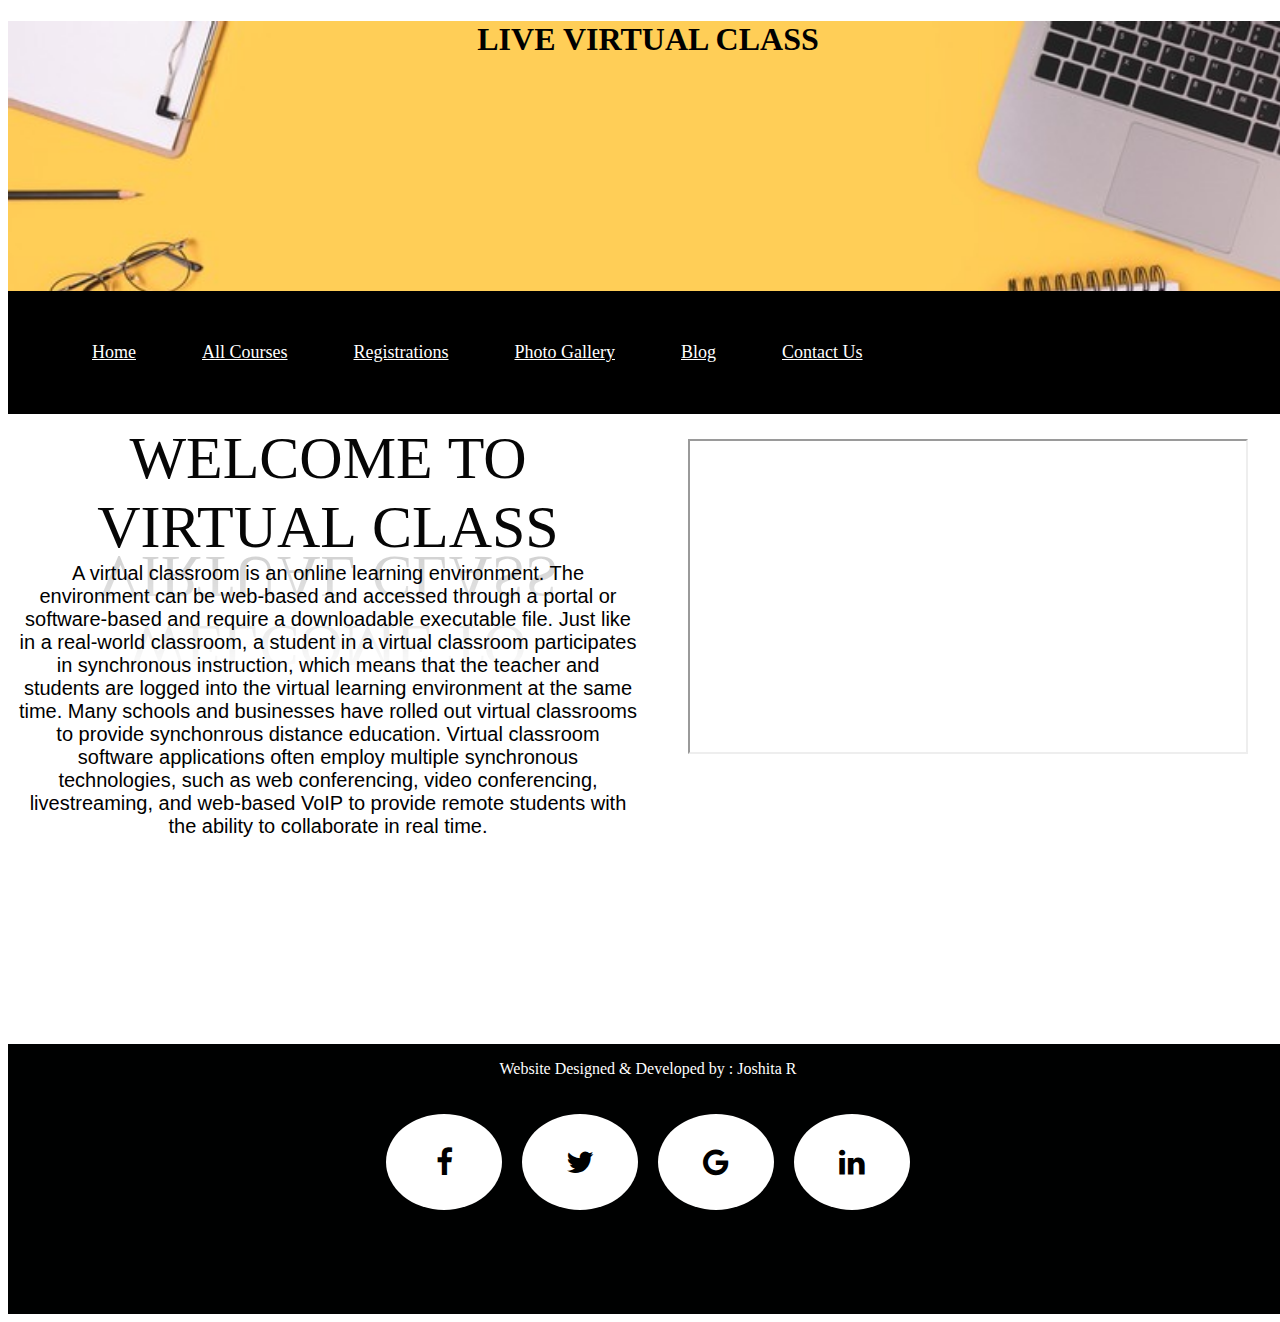
<file: index.html>
<!DOCTYPE html>
<html lang="en">
<head>

    <meta charset="UTF-8">
    <meta http-equiv="X-UA-Compatible" content="IE=edge">
    <meta name="viewport" content="width=device-width, initial-scale=1.0">
    <title>Live Virtual Class</title>

    <link rel="stylesheet" href="https://cdn.jsdelivr.net/npm/bootstrap@5.2.3/dist/css/bootstrap.min.css" integrity="sha384-rbsA2VBKQhggwzxH7pPCaAqO46MgnOM80zW1RWuH61DGLwZJEdK2Kadq2F9CUG65" crossorigin="anonymous">
    <script src="https://cdn.jsdelivr.net/npm/bootstrap@5.2.3/dist/js/bootstrap.min.js" integrity="sha384-cuYeSxntonz0PPNlHhBs68uyIAVpIIOZZ5JqeqvYYIcEL727kskC66kF92t6Xl2V" crossorigin="anonymous"></script>

    <style>
        nav ul li{display:inline;margin:10px;}
        @media screen and (max-width:280px)
        {body
            { background-color: #908d98;
    }
}
        header{
            background-image :url('images/VR2.jpeg');
            height: 30vh; 
            background-size: cover;
            background-repeat: no-repeat;
            position: relative;
          animation: repeatit 2s linear 0s infinite alternate;
          
          }
          @keyframes repeatit {
          from {left: 0%;}
          to {left: 40%;}
      }
        
          
    </style>
    <link rel="stylesheet" href="https://cdnjs.cloudflare.com/ajax/libs/font-awesome/4.7.0/css/font-awesome.min.css">
    <link rel="stylesheet" href= "index.css">
    
</head>


        <body>
            
            <header>
                <h1 style= "text-align:center">LIVE VIRTUAL CLASS</h1>               
            </header>
            <nav class="navbar">
                <ul class="nav-links">
                    <div class="menu">
                    <li><a href= "home.html" target="home">Home</a></li>
                    <li><a href= "fo.html" target="home">All Courses</a></li>
                    
                
                    
                    <li><a href= "reg_form.html" target="home">Registrations </a></li>
                    <li><a href= "photog.html" target="home">Photo Gallery</a></li>
                    <li><a href= "blog.html" target="home">Blog</a></li>
                    
                    <li><a href= "Contact_Us.html" target="home">Contact Us</a></li>       
                    </div>            
                </ul>      
            </nav>
            <section style="height: 70vh;">
                <iframe src="home.html" frameborder="0" name="home" height="100%" width="100%">
                </iframe>
            </section> 
            <div class="footer"> 
            <footer style="background-color: #000101; text-align:center; width: 100%;">
                <p style="color: #fff;">Website Designed & Developed by : Joshita R</p> 
                <p ><a href="#" class="fa fa-facebook"></a>
                    <a href="#" class="fa fa-twitter"></a>
                    <a href="#" class="fa fa-google"></a>
                    <a href="#" class="fa fa-linkedin"></a>
                </p>
            </footer>
            </div>
       
</body>
</html>
</file>
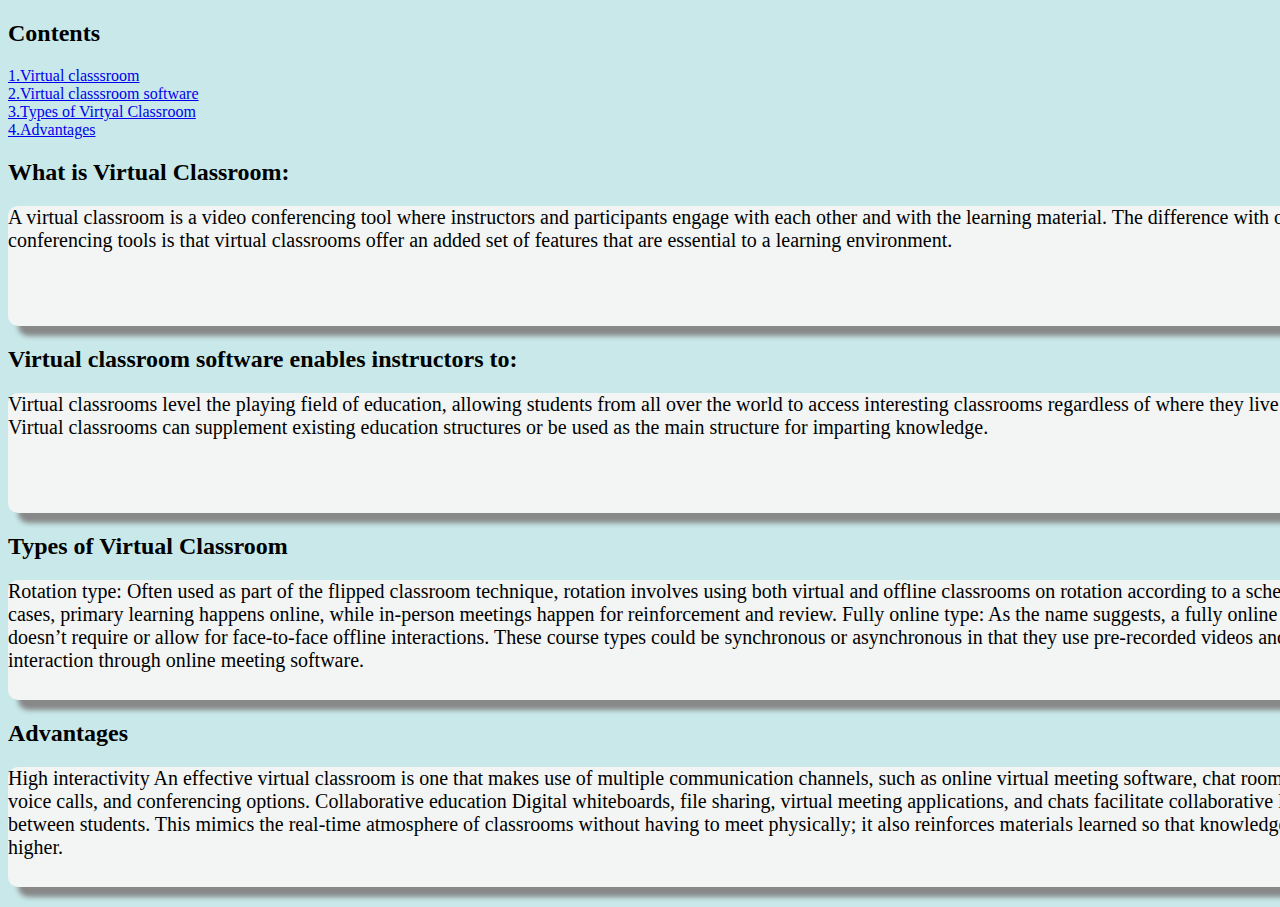
<file: blog.html>
<!DOCTYPE html>
<html lang="en">
<head>
    <meta charset="UTF-8">
    <meta http-equiv="X-UA-Compatible" content="IE=edge">
    <meta name="viewport" content="width=device-width, initial-scale=1.0">
    <title>BLOG</title>
    <style> 
        p
        {
        width:1400px;
        height:120px;
        background-color:rgb(242, 245, 243);
        box-shadow: 10px 10px 5px #888888;
        border-radius: 10px;
        font-size: 20px;
        }
        /*.n2{
            column-count: 3; /* Standard syntax */
        

        @media screen and (min-width:761px){
    body{
    background-color: #c8e8e9;
}
 h1{
    color:red;
}    
}

@media screen and (max-width:760px){
       body{ background-color: rgb(246, 242, 242);
    }
 h1{
    color:red;
}  
p{
    color: rgb(6, 6, 6);
}
}

@media screen and (max-width:480px){
       body{ background-color: #fafefe;
    }
 h1{
    color:white;
}  
p{
    color: white;
}
}

@media screen and (max-width:360px){
       body{ background-color: #0096d6;
    }
 h1{
    color:white;
    font-size:25px;
}  
p{
    color: white;
}
}



        </style>
        
</head>
<body>
    <h2>Contents</h2>
    <a href="#section-1">1.Virtual classsroom </a><br>
    <a href="#section-2">2.Virtual classsroom software</a><br>
    <a href="#section-3">3.Types of Virtyal Classroom</a><br>
    <a href="#section-4">4.Advantages</a><br>
    <h2 id="section-1">What is Virtual Classroom:</h2>
    <p>
        A virtual classroom is a video conferencing tool where instructors and participants engage with each other and with the learning material. The difference with other video conferencing tools is that virtual classrooms offer an added set of features that are essential to a learning environment.
        </p>
    <h2 id="section-2">Virtual classroom software enables instructors to:</h2>
<p>
    Virtual classrooms level the playing field of education, allowing students from all over the world to access interesting classrooms regardless of where they live or work. Virtual classrooms can supplement existing education structures or be used as the main structure for imparting knowledge.
    </p>

    <h2 id="section-3">Types of Virtual Classroom</h2>
<p>
    Rotation type:
    Often used as part of the flipped classroom technique, rotation involves using both virtual and offline classrooms on rotation according to a schedule. In many cases, primary learning happens online, while in-person meetings happen for reinforcement and review.
    Fully online type:
    As the name suggests, a fully online classroom doesn’t require or allow for face-to-face offline interactions. These course types could be synchronous or asynchronous in that they use pre-recorded videos and minimal live interaction through online meeting software.
    </p>
    <h2 id="section-4">Advantages</h2>
<p> High interactivity
    An effective virtual classroom is one that makes use of multiple communication channels, such as online virtual meeting software, chat rooms, messaging, voice calls, and conferencing options. 
    Collaborative education
    Digital whiteboards, file sharing, virtual meeting applications, and chats facilitate collaborative learning between students. This mimics the real-time atmosphere of classrooms without having to meet physically; it also reinforces materials learned so that knowledge retention is higher.</p>
    
</body>
</html>
</file>
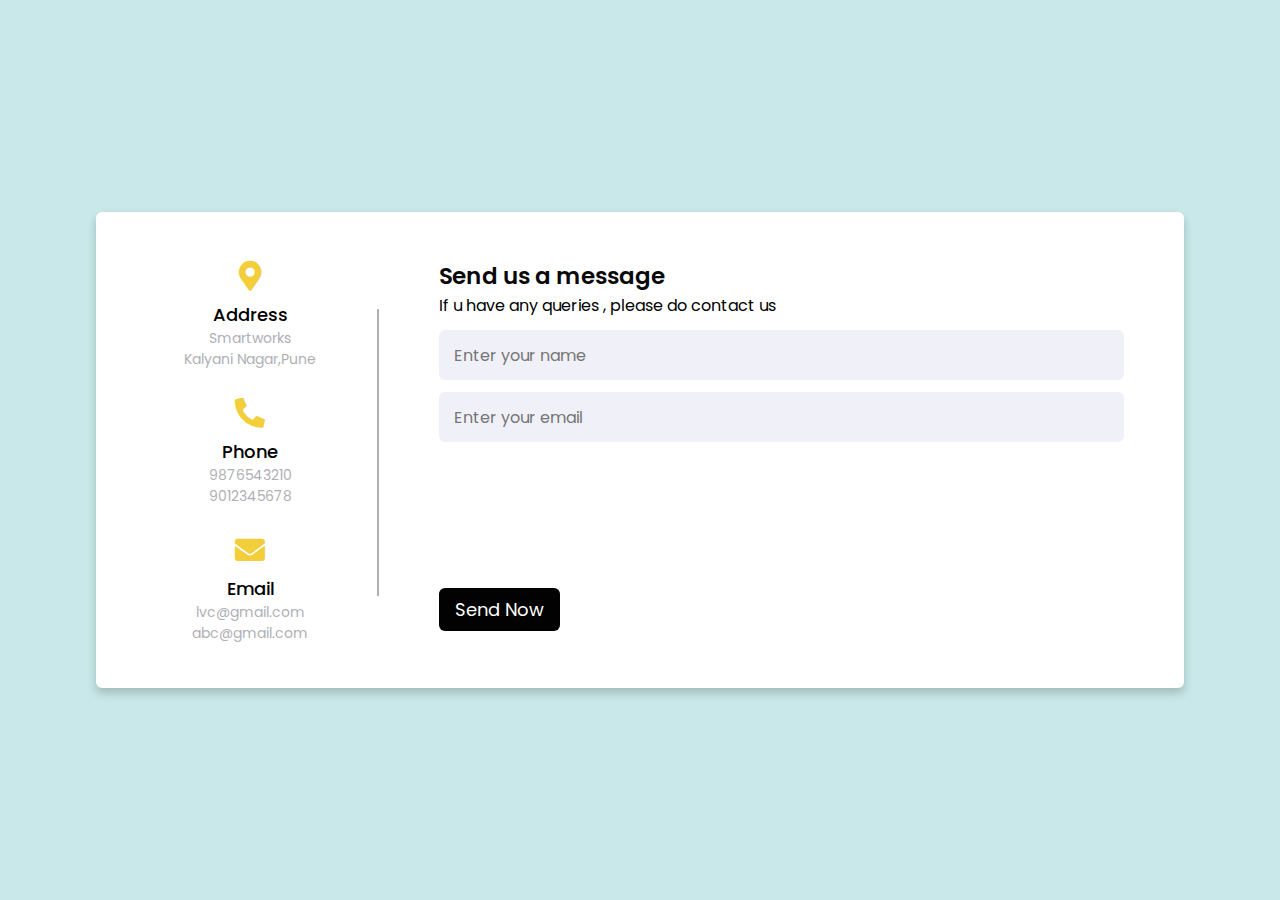
<file: Contact_Us.html>
<!--<!DOCTYPE html>
<html lang="en">
<head>
    <meta charset="UTF-8">
    <meta http-equiv="X-UA-Compatible" content="IE=edge">
    <meta name="viewport" content="width=device-width, initial-scale=1.0">
    <title>Document</title>

    <style>
        .form{
            position: relative;
            align-items: center;
            border: 100%;
            
            border-width: 100px;
            border-radius: 0px;
            background-color: rgb(142, 141, 132);
        }
        
       .form label{
         position: relative;
         left: 40%;
       }
       .form input{
        position: relative;
    left: 40%;       }
    .form button {
        position: relative;
        left: 50%;
    }
    .split {
  height: 100%;
  width: 50%;
  position: fixed;
  z-index: 1;
  top: 0;
  overflow-x: hidden;
  padding-top: 20px;
}

.left {
  left: 0;
  background-color: rgb(207, 180, 237);
}

.right {
  right: 0;
  background-color: rgb(170, 236, 227);
}

.centered {
  position: absolute;
  top: 30%;
  left: 30%;
  transform: translate(-50%, -50%);
  text-align: center;
}


    </style>
</head>
<body >-->


  <!DOCTYPE html>
<!-- Created By CodingLab - www.codinglabweb.com -->
<html lang="en" dir="ltr">
  <head>
    <meta charset="UTF-8">
   <!-- <title> Responsive Contact Us Form  | CodingLab </title>-->
    <link rel="stylesheet" href="./contact.css">
    <!-- Fontawesome CDN Link -->
    <link rel="stylesheet" href="https://cdnjs.cloudflare.com/ajax/libs/font-awesome/5.15.2/css/all.min.css"/>
     <meta name="viewport" content="width=device-width, initial-scale=1.0">
   </head>
<body>
  <div class="container">
    <div class="content">
      <div class="left-side">
        <div class="address details">
          <i class="fas fa-map-marker-alt"></i>
          <div class="topic">Address</div>
          <div class="text-one">Smartworks</div>
          <div class="text-two">Kalyani Nagar,Pune</div>
        </div>
        <div class="phone details">
          <i class="fas fa-phone-alt"></i>
          <div class="topic">Phone</div>
          <div class="text-one">9876543210</div>
          <div class="text-two">9012345678</div>
        </div>
        <div class="email details">
          <i class="fas fa-envelope"></i>
          <div class="topic">Email</div>
          <div class="text-one">lvc@gmail.com</div>
          <div class="text-two">abc@gmail.com</div>
        </div>
      </div>
      <div class="right-side">
        <div class="topic-text">Send us a message</div>
        <p>If u have any queries , please do contact us</p>
      <form action="#">
        <div class="input-box">
          <input type="text" placeholder="Enter your name">
        </div>
        <div class="input-box">
          <input type="text" placeholder="Enter your email">
        </div>
        <div class="input-box message-box">        
        </div>

        
        <div class="button">
          <input type="button" value="Send Now" >
        </div>
      </form>
    </div>
    </div>
  </div>
</body>
</html>
</file>
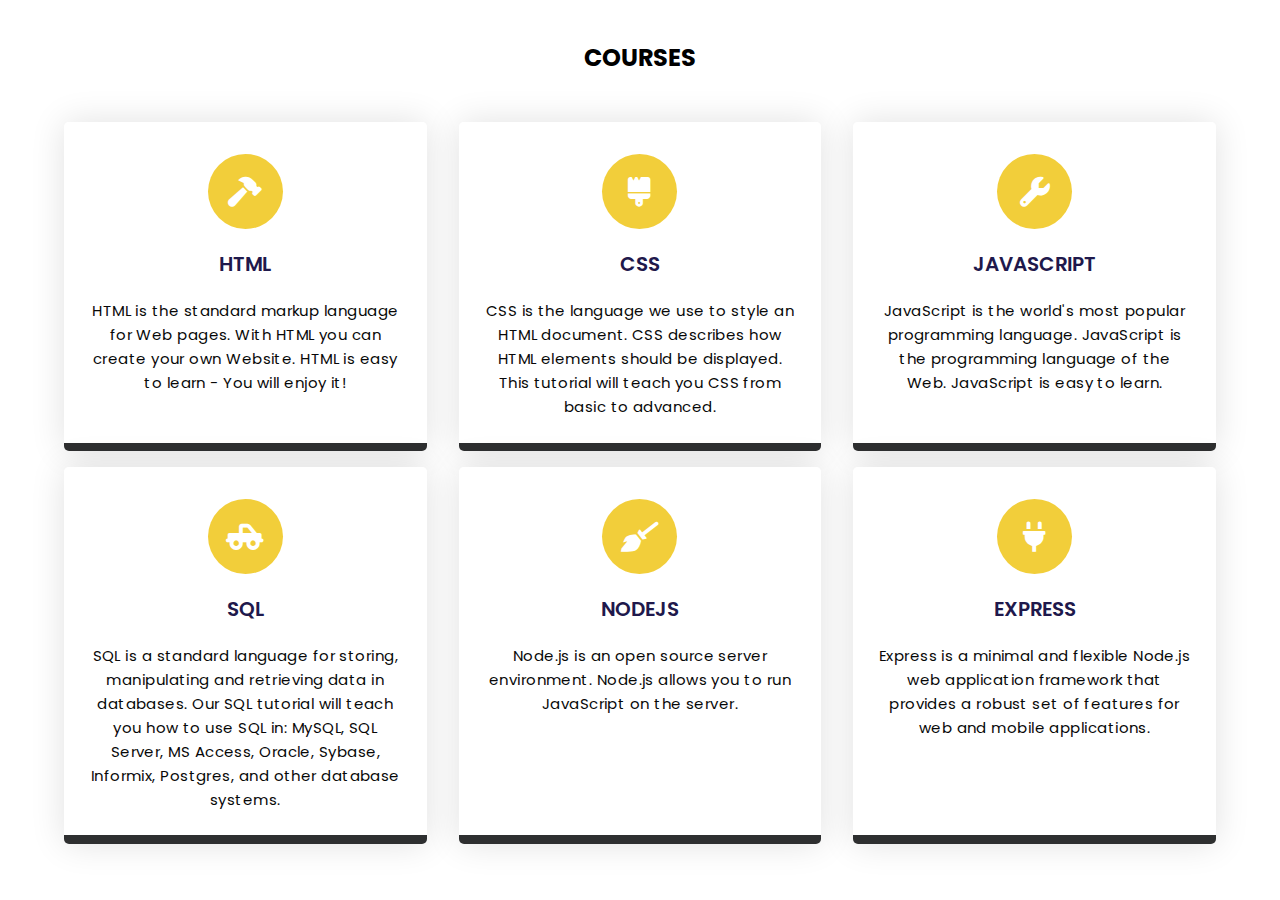
<file: fo.html>
<!DOCTYPE html>
<html lang="en">
  <head>
    <meta name="viewport" content="width=device-width, initial-scale=1.0" />
    <title>Responsive Services Section</title>
    <!-- Font Awesome CDN-->
    <link
      rel="stylesheet"
      href="https://cdnjs.cloudflare.com/ajax/libs/font-awesome/6.0.0-beta3/css/all.min.css"
    />
    <!-- Google Font -->
    <link
      href="https://fonts.googleapis.com/css2?family=Poppins:wght@400;500;600&display=swap"
      rel="stylesheet"
    />
    <!-- Stylesheet -->
    <link rel="stylesheet" href="fo.css">
  </head>
  <body>
    <section>
      <div class="row">
        <h2 class="section-heading">COURSES</h2>
      </div>
      <div class="row">
        <div class="column">
          <div class="card">
            <div class="icon-wrapper">
              <i class="fas fa-hammer"></i>
            </div>
            <h3>HTML</h3>
            <p>
              
              HTML is the standard markup language for Web pages.
With HTML you can create your own Website.
HTML is easy to learn - You will enjoy it!


            </p>
          </div>
        </div>
        <div class="column">
          <div class="card">
            <div class="icon-wrapper">
              <i class="fas fa-brush"></i>
            </div>
            <h3>CSS</h3>
            <p>
                CSS is the language we use to style an HTML document.
                CSS describes how HTML elements should be displayed.               
                This tutorial will teach you CSS from basic to advanced.
              

            </p>
          </div>
        </div>
        <div class="column">
          <div class="card">
            <div class="icon-wrapper">
              <i class="fas fa-wrench"></i>
            </div>
            <h3>JAVASCRIPT</h3>
            <p>
                JavaScript is the world's most popular programming language.
                JavaScript is the programming language of the Web.               
                JavaScript is easy to learn.
            </p>
          </div>
        </div>
        <div class="column">
          <div class="card">
            <div class="icon-wrapper">
              <i class="fas fa-truck-pickup"></i>
            </div>
            <h3>SQL</h3>
            <p>
                SQL is a standard language for storing, manipulating and retrieving data in databases.
                Our SQL tutorial will teach you how to use SQL in: MySQL, SQL Server, MS Access, Oracle, Sybase, Informix, Postgres, and other database systems.
               </p>
          </div>
        </div>
        <div class="column">
          <div class="card">
            <div class="icon-wrapper">
              <i class="fas fa-broom"></i>
            </div>
            <h3>NODEJS</h3>
            <p>
                Node.js is an open source server environment.
                Node.js allows you to run JavaScript on the server.
            </p>
          </div>
        </div>
        <div class="column">
          <div class="card">
            <div class="icon-wrapper">
              <i class="fas fa-plug"></i>
            </div>
            <h3>EXPRESS</h3>
            <p>
                Express is a minimal and flexible Node.js web application framework that provides a robust set of features for web and mobile applications.
            </p>
          </div>
        </div> 
      </div>
    </section>
  </body>
</html>
</file>
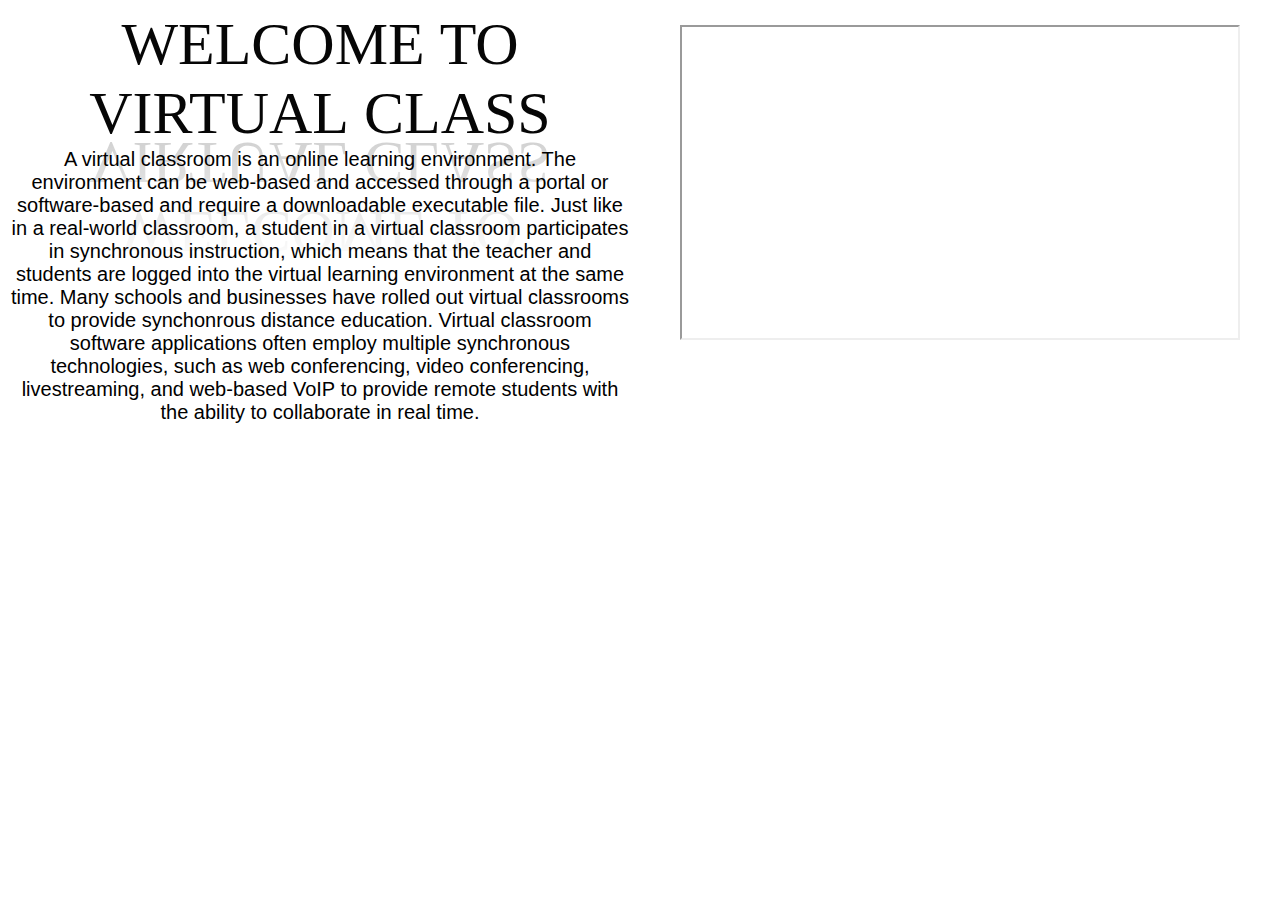
<file: home.html>
<!DOCTYPE html>
<html lang="en">
<head>
    <meta charset="UTF-8">
    <meta http-equiv="X-UA-Compatible" content="IE=edge">
    <meta name="viewport" content="width=device-width, initial-scale=1.0">
    <title>Document</title>

    <style>
        iframe{
            margin-top: 15px;
        }
        .flex-container {
  display: flex;
  flex-wrap: nowrap;
}
.flex-container > div {
  width: 50%;
  margin: 10px;
  text-align: center;
}
p{
    font-size: 20px;
    font-style: normal;
    font-family: Verdana, Geneva, Tahoma, sans-serif }


    @import url('https://fonts.googleapis.com/css2?family=Alfa+Slab+One&display=swap');
* {
  padding: 0;
  margin: 0;
  box-sizing: border-box;
}

/*body {
  background-color:  #151719;
  display: flex;
  justify-content: center;
  align-items: center;
  min-height: 100vh;
}*/
.waviy {
  position: relative;
  -webkit-box-reflect: below -20px linear-gradient(transparent, rgba(0,0,0,.2));
  font-size: 60px;
}
.waviy span {
  font-family: 'Alfa Slab One', cursive;
  position: relative;
  display: inline-block;
  color: rgb(6, 6, 6);
  text-transform: uppercase;
  animation: waviy 1s infinite;
  animation-delay: calc(.1s * var(--i));
  
}
@keyframes waviy {
  0%,40%,100% {
    transform: translateY(0)
  }
  20% {
    transform: translateY(-20px)
  }
}

    </style>

</head>
<body>
    <div class="flex-container">
        <div>
         
             <div class="waviy">
                <span style="--i:1">WELCOME</span>
                <span style="--i:2">TO</span>
                <span style="--i:3">VIRTUAL</span>
                <span style="--i:4">CLASS</span>
                
             
               </div>
         <p>
            A virtual classroom is an online learning environment.  The environment can be web-based and accessed through a portal or software-based and require a downloadable executable file. 

Just like in a real-world classroom, a student in a virtual classroom participates in synchronous instruction, which means that the teacher and students are logged into the virtual learning environment at the same time.

Many schools and businesses have rolled out virtual classrooms to provide synchonrous distance education. Virtual classroom software applications often employ multiple synchronous technologies, such as web conferencing, video conferencing, livestreaming, and web-based VoIP to provide remote students with the ability to collaborate in real time. 
         </p>     
</div>
         <div>
            
         <iframe width="560" height="315" src="https://www.youtube.com/embed/90JWqakYtWM" ></iframe>
         </div>
    
</body>
</html>
</file>
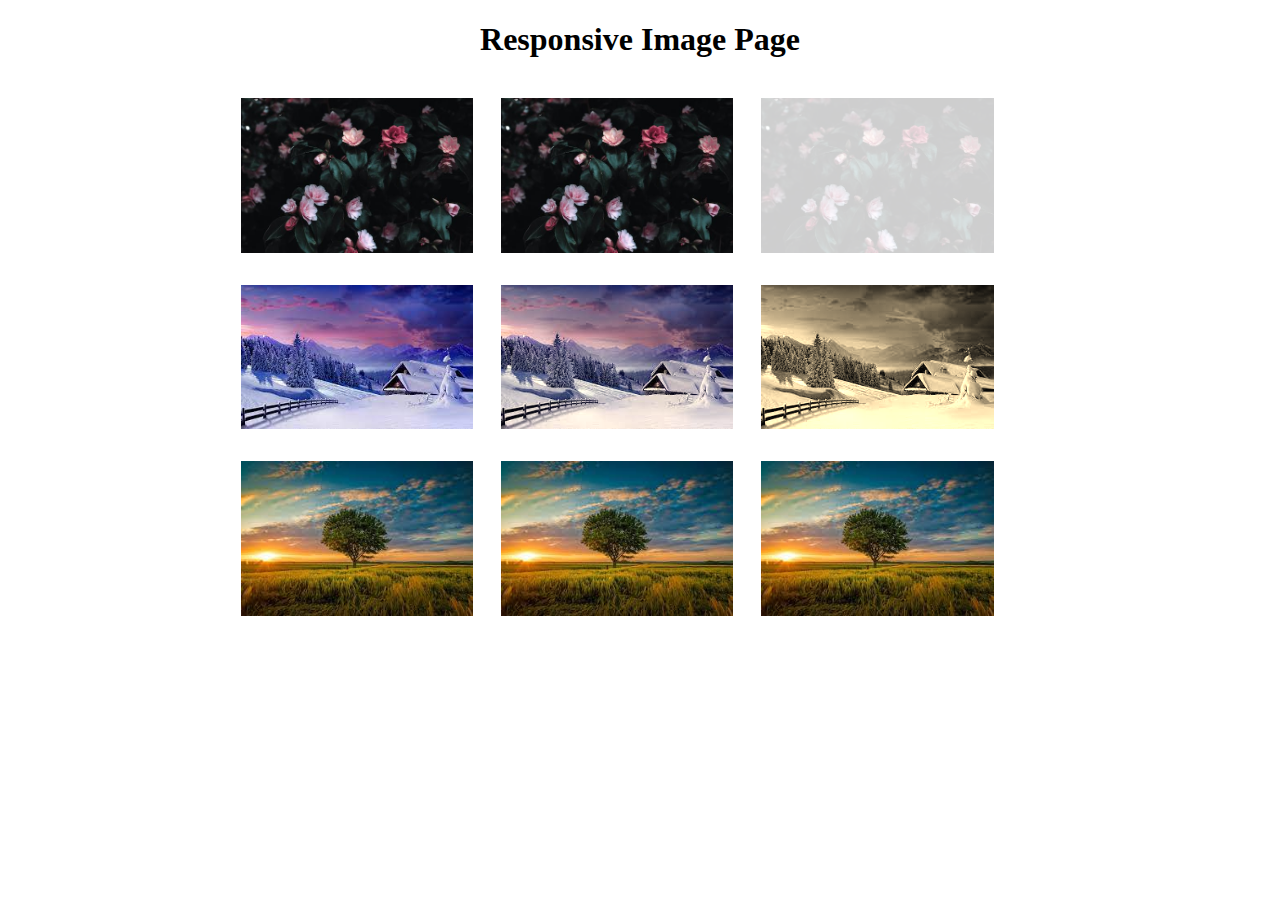
<file: photog.html>
<!DOCTYPE html>
<html lang="en">
<head>
    <meta charset="UTF-8">
    <meta http-equiv="X-UA-Compatible" content="IE=edge">
    <meta name="viewport" content="width=device-width, initial-scale=1.0">
    <title>photo</title>
    <style>
        * {
        box-sizing: border-box;
        }
        h1 {
        text-align: center;
        }
        .outer-grid {
        display: flex;
        flex-wrap: wrap;
        padding: 0 4px;
        margin-left: 17%;
        left:50%;
        }
        .inner-grid {
        flex: 25%;
        max-width: 25%;
        padding: 0 4px;
        
        left:50%;
        }
        .inner-grid img {
        margin-top: 8px;
        
        width: 100%;
        padding: 10px;
        left:50%;
        }
        @media screen and (max-width: 800px) {
        .inner-grid {
        flex: 50%;
        max-width: 50%;
        }
        }
        @media screen and (max-width: 600px) {
        .inner-grid {
        flex: 100%;
        max-width: 100%;
        }
        }

        img.m1{
            filter: opacity(120%);
        }
        img.m4{
            filter: opacity(30%);
        }
        img.m7{
            filter: opacity(20%);
        }
        img.m2{
            filter: sepia(70%);
        }
        img.m5{
            filter: sepia(40%);
        }
        img.m8{
            filter: sepia(100%);
        }
</style>        
</head>
<body>
    <h1 style= "text-align:center">Responsive Image Page</h1>
<div class="outer-grid">
<div class="inner-grid">
<img class="m1"
src="images/img10.jpeg">
<img id="m2"
src="images/img06.jpeg">
<img class="'m3"
src="images/img01.jpeg">
</div>
<div class="inner-grid">
<img class="'m4"
src="images/img10.jpeg">
<img class="m5"
src="images/img06.jpeg">
<img class="m6"
src="images/img01.jpeg">
</div>
<div class="inner-grid">
<img class="m7"
src="images/img10.jpeg">
<img class="m8"
src="images/img06.jpeg">
<img class="m9"
src="images/img01.jpeg">
</div>
</div>
</body>
</html>
</file>
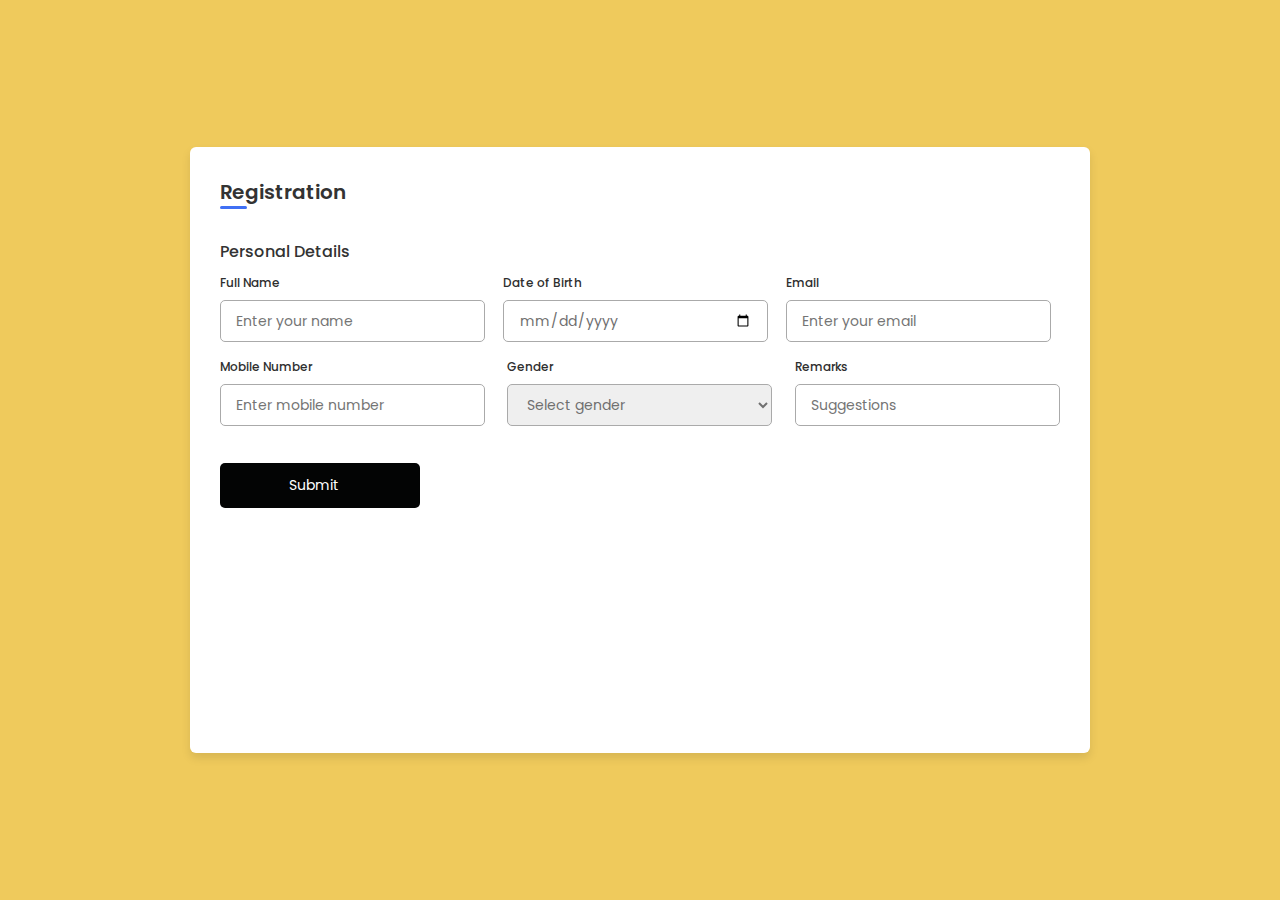
<file: reg_form.html>
<!DOCTYPE html>

<html lang="en">
<head>
    <meta charset="UTF-8">
    <meta http-equiv="X-UA-Compatible" content="IE=edge">
    <meta name="viewport" content="width=device-width, initial-scale=1.0">
    
    <!----======== CSS ======== -->
    <link rel="stylesheet" href="./reg_form.css">
     
    <!----===== Iconscout CSS ===== -->
    <link rel="stylesheet" href="https://unicons.iconscout.com/release/v4.0.0/css/line.css">

    <title>Responsive Regisration Form </title>
    <style>
        #alert{
            visibility: hidden;
            background-color: azure;
            border: 2px solid rgb(152, 152, 225);
            padding: 3px;
            width: 60%;
            border-radius: 5px;
        }
        #alert1{
            color:bisque;
            font-size:  15px;
            margin-left: 10%;
        }

    </style>
</head>
<body>
    <div class="container">
        <header>Registration</header>
        <div id="alert">
            <p id="alert1"></p>
        </div>

        <form name =" regform" onsubmit="return validate()" >
            <div class="form_first">
                <div class="details personal">
                    <span class="title">Personal Details</span>

                    <div class="fields">
                        <div class="input-field">
                            <label>Full Name</label>
                            <input type="text" placeholder="Enter your name" required>
                        </div><br>

                        <div class="input-field">
                            <label>Date of Birth</label>
                            <input type="date" placeholder="Enter birth date" required>
                        </div><br>

                        <div class="input-field">
                            <label>Email</label>
                            <input type="text" placeholder="Enter your email" required>
                        </div><br>

                        <div class="input-field">
                            <label>Mobile Number</label>
                            <input type="number" placeholder="Enter mobile number" required>
                        </div><br>

                        <div class="input-field">
                            <label>Gender</label>
                            <select required>
                                <option disabled selected>Select gender</option>
                                <option>Male</option>
                                <option>Female</option>
                                <option>Others</option>
                            </select>
                        </div><br>

                        <div class="input-field">
                            <label>Remarks</label>
                            <input type="text" placeholder="Suggestions" required>
                        </div>
                    </div>
                </div>

                
                        
                        <button class="sumbit">
                            <span class="btnText">Submit</span>
                            <i class="uil uil-navigator"></i>
                        </button>
                    </div>
                </div> 
            </div>
        </form>
    </div>

    <script src="./formreg.js"></script>
</body>
</html>
</file>
<file: index.css>
body{
    height: 100%;
    width:100%
}


.footer{
	display: flex;
	justify-content: center;
	height: 30vh;
}

a:hover {
    background-color: rgb(244, 235, 235);
  }
   a:visited{
      background-color: rgb(2, 8, 6);
   }
          header{
            background-image :url('images/VR2.jpeg');
            height: 30vh; 
            background-size: cover;
            background-repeat: no-repeat;
            position: relative;
          animation: repeatit 2s linear 0s infinite alternate;
          
          }
          @keyframes repeatit {
          from {left: 0%;}
          to {left: 40%;}
      }
  
      .fa:hover {
      opacity: 0.4;
      }
  footer .fa {
    padding: 33px;
    font-size: 30px;
    width: 50px;
    text-align: center;
    text-decoration: none;
    margin:20px 8px;
    border-radius: 80%;  
  }
  
  footer .fa-facebook {
    background: #fff;
    color: black;
  }
  
  footer .fa-twitter {
    background: #ffff;
    color: black;
  }
  
  footer .fa-google {
    background: #fff;
    color: black;
  }
  
  footer .fa-linkedin {
    background: #fff;
    color:black;
  }
  
  
  /* NAVBAR STYLING STARTS */
  
  .navbar {
  
  display: flex;
  
  align-items: center;
  
  justify-content: space-between;
  
  padding: 20px;
  
  background-color: #000;
  
  color: #fff;
  
  }
  
  .nav-links a {
  
  color: #fff;
  
  }
  
  /* NAVBAR MENU */
  
  .menu {
  
  display: flex;
  
  gap: 1em;
  
  font-size: 18px;
  
  }
  
  .menu li:hover {
  
  background-color: #f2f6f6;
  
  color:aliceblue;
  
  border-radius: 5px;
  
  transition: 0.3s ease;
  
  }
  
  .menu li {
  
  padding: 5px 14px;
  
  }
  
  /* APPLYING MEDIA QUERIES */
  
  @media (max-width: 768px) {
  
  .menu { 
  
  display:none;
  
  position: absolute;
  
  background-color:teal;
  color:#fff;
  
  right: 0;
  
  left: 0;
  
  text-align: center;
  
  padding: 16px 0;
  
  }
  
  .menu li:hover {
  
  display: inline-block;
  background-color:#eff4f4;
  color:#efedf5;
  transition: 0.3s ease;
  }
  
  .menu li + li {
  
  margin-top: 12px;
  }



  
  footer{
          background-color:#040505;
          text-align:center;
          width: 100%;
          height: fit-content;
          margin-bottom: 0%;
         }
  
  
  .hamburger {
  
  display: block;
  }
  }
</file>
<file: contact.css>
@import url('https://fonts.googleapis.com/css2?family=Poppins:wght@200;300;400;500;600;700&display=swap');
*{
  margin: 0;
  padding: 0;
  box-sizing: border-box;
  font-family: "Poppins" , sans-serif;
}
body{
  min-height: 100vh;
  width: 100%;
  background: #c8e8e9;
  display: flex;
  align-items: center;
  justify-content: center;
}
.container{
  width: 85%;
  background: #fff;
  border-radius: 6px;
  padding: 20px 60px 30px 40px;
  box-shadow: 0 5px 10px rgba(0, 0, 0, 0.2);
}
.container .content{
  display: flex;
  align-items: center;
  justify-content: space-between;
}
.container .content .left-side{
  width: 25%;
  height: 100%;
  display: flex;
  flex-direction: column;
  align-items: center;
  justify-content: center;
  margin-top: 15px;
  position: relative;
}
.content .left-side::before{
  content: '';
  position: absolute;
  height: 70%;
  width: 2px;
  right: -15px;
  top: 50%;
  transform: translateY(-50%);
  background: #afafb6;
}
.content .left-side .details{
  margin: 14px;
  text-align: center;
}
.content .left-side .details i{
  font-size: 30px;
  color: hsl(48, 88%, 59%);
  margin-bottom: 10px;
}
.content .left-side .details .topic{
  font-size: 18px;
  font-weight: 500;
}
.content .left-side .details .text-one,
.content .left-side .details .text-two{
  font-size: 14px;
  color: #afafb6;
}
.container .content .right-side{
  width: 75%;
  margin-left: 75px;
}
.content .right-side .topic-text{
  font-size: 23px;
  font-weight: 600;
  color: #090909;
}
.right-side .input-box{
  height: 50px;
  width: 100%;
  margin: 12px 0;
}
.right-side .input-box input,
.right-side .input-box textarea{
  height: 100%;
  width: 100%;
  border: none;
  outline: none;
  font-size: 16px;
  background: #F0F1F8;
  border-radius: 6px;
  padding: 0 15px;
  resize: none;
}
.right-side .message-box{
  min-height: 110px;
}
.right-side .input-box textarea{
  padding-top: 6px;
}
.right-side .button{
  display: inline-block;
  margin-top: 12px;
}
.right-side .button input[type="button"]{
  color: #fff;
  font-size: 18px;
  outline: none;
  border: none;
  padding: 8px 16px;
  border-radius: 6px;
  background: #020202;
  cursor: pointer;
  transition: all 0.3s ease;
}
.button input[type="button"]:hover{
  background: #080808;
}

@media (max-width: 950px) {
  .container{
    width: 90%;
    padding: 30px 40px 40px 35px ;
  }
  .container .content .right-side{
   width: 75%;
   margin-left: 55px;
}
}
@media (max-width: 820px) {
  .container{
    margin: 40px 0;
    height: 100%;
  }
  .container .content{
    flex-direction: column-reverse;
  }
 .container .content .left-side{
   width: 100%;
   flex-direction: row;
   margin-top: 40px;
   justify-content: center;
   flex-wrap: wrap;
 }
 .container .content .left-side::before{
   display: none;
 }
 .container .content .right-side{
   width: 100%;
   margin-left: 0;
 }

 

}
</file>
<file: fo.css>
* {
    padding: 0;
    margin: 0;
    box-sizing: border-box;
    font-family: "Poppins", sans-serif;
  }
  section {
    height: 100vh;
    width: 100%;
    display: grid;
    place-items: center;
  }
  .row {
    display: flex;
    flex-wrap: wrap;
  }
  .column {
    width: 100%;
    padding: 0 1em 1em 1em;
    text-align: center;
  }
  .card {
    width: 100%;
    height: 100%;
    padding: 2em 1.5em;
    background: linear-gradient(#ffffff 50%, #2e2f30 50%);
    background-size: 100% 200%;
    background-position: 0 2.5%;
    border-radius: 5px;
    box-shadow: 0 0 35px rgba(0, 0, 0, 0.12);
    cursor: pointer;
    transition: 0.5s;
  }
  h3 {
    font-size: 20px;
    font-weight: 600;
    color: #1f194c;
    margin: 1em 0;
  }
  p {
    color: #080808;
    font-size: 15px;
    line-height: 1.6;
    letter-spacing: 0.03em;
  }
  .icon-wrapper {
    background-color: hsl(48, 88%, 59%);
    position: relative;
    margin: auto;
    font-size: 30px;
    height: 2.5em;
    width: 2.5em;
    color: #ffffff;
    border-radius: 50%;
    display: grid;
    place-items: center;
    transition: 0.5s;
  }
  .card:hover {
    background-position: 0 100%;
  }
  .card:hover .icon-wrapper {
    background-color: #ffffff;
    color:hsl(48, 88%, 59%);
  }
  .card:hover h3 {
    color: #ffffff;
  }
  .card:hover p {
    color: #f0f0f0;
  }
  @media screen and (min-width: 768px) {
    section {
      padding: 0 2em;
    }
    .column {
      flex: 0 50%;
      max-width: 50%;
    }
  }
  @media screen and (min-width: 992px) {
    section {
      padding: 1em 3em;
    }
    .column {
      flex: 0 0 33.33%;
      max-width: 33.33%;
    }
  }
</file>
<file: reg_form.css>
@import url('https://fonts.googleapis.com/css2?family=Poppins:wght@200;300;400;500;600&display=swap');
*{
    margin: 0;
    padding: 0;
    box-sizing: border-box;
    font-family: 'Poppins', sans-serif;
}
body{
    min-height: 100vh;
    display: flex;
    align-items: center;
    justify-content: center;
    background: #eec54de9;
}
.container{
    position: relative;
    max-width: 900px;
    width: 100%;
    border-radius: 6px;
    padding: 30px;
    margin: 0 15px;
    background-color: #fff;
    box-shadow: 0 5px 10px rgba(0,0,0,0.1);
}
.container header{
    position: relative;
    font-size: 20px;
    font-weight: 600;
    color: #333;
}
.container header::before{
    content: "";
    position: absolute;
    left: 0;
    bottom: -2px;
    height: 3px;
    width: 27px;
    border-radius: 8px;
    background-color: #4070f4;
}
.container form{
    position: relative;
    margin-top: 16px;
    min-height: 490px;
    background-color: #fff;
    overflow: hidden;
}
.container form .form{
    position: absolute;
    background-color: #fff;
    transition: 0.3s ease;
}
.container form .form.second{
    opacity: 0;
    pointer-events: none;
    transform: translateX(100%);
}
form.secActive .form.second{
    opacity: 1;
    pointer-events: auto;
    transform: translateX(0);
}
form.secActive .form.first{
    opacity: 0;
    pointer-events: none;
    transform: translateX(-100%);
}
.container form .title{
    display: block;
    margin-bottom: 8px;
    font-size: 16px;
    font-weight: 500;
    margin: 6px 0;
    color: #333;
}
.container form .fields{
    display: flex;
    align-items: center;
    justify-content: space-between;
    flex-wrap: wrap;
}
form .fields .input-field{
    display: flex;
    width: calc(100% / 3 - 15px);
    flex-direction: column;
    margin: 4px 0;
}
.input-field label{
    font-size: 12px;
    font-weight: 500;
    color: #2e2e2e;
}
.input-field input, select{
    outline: none;
    font-size: 14px;
    font-weight: 400;
    color: #333;
    border-radius: 5px;
    border: 1px solid #aaa;
    padding: 0 15px;
    height: 42px;
    margin: 8px 0;
}
.input-field input :focus,
.input-field select:focus{
    box-shadow: 0 3px 6px rgba(0,0,0,0.13);
}
.input-field select,
.input-field input[type="date"]{
    color: #707070;
}
.input-field input[type="date"]:valid{
    color: #333;
}
.container form button, .backBtn{
    display: flex;
    align-items: center;
    justify-content: center;
    height: 45px;
    max-width: 200px;
    width: 100%;
    border: none;
    outline: none;
    color: #fff;
    border-radius: 5px;
    margin: 25px 0;
    background-color: #030404;
    transition: all 0.3s linear;
    cursor: pointer;
}
.container form .btnText{
    font-size: 14px;
    font-weight: 400;
}
form button:hover{
    background-color: #7b7777;
}
form button i,
form .backBtn i{
    margin: 0 6px;
}
form .backBtn i{
    transform: rotate(180deg);
}
form .buttons{
    display: flex;
    align-items: center;
}
form .buttons button , .backBtn{
    margin-right: 14px;
}

@media (max-width: 750px) {
    .container form{
        overflow-y: scroll;
    }
    .container form::-webkit-scrollbar{
       display: none;
    }
    form .fields .input-field{
        width: calc(100% / 2 - 15px);
    }
}

@media (max-width: 550px) {
    form .fields .input-field{
        width: 100%;
    }
}
</file>
